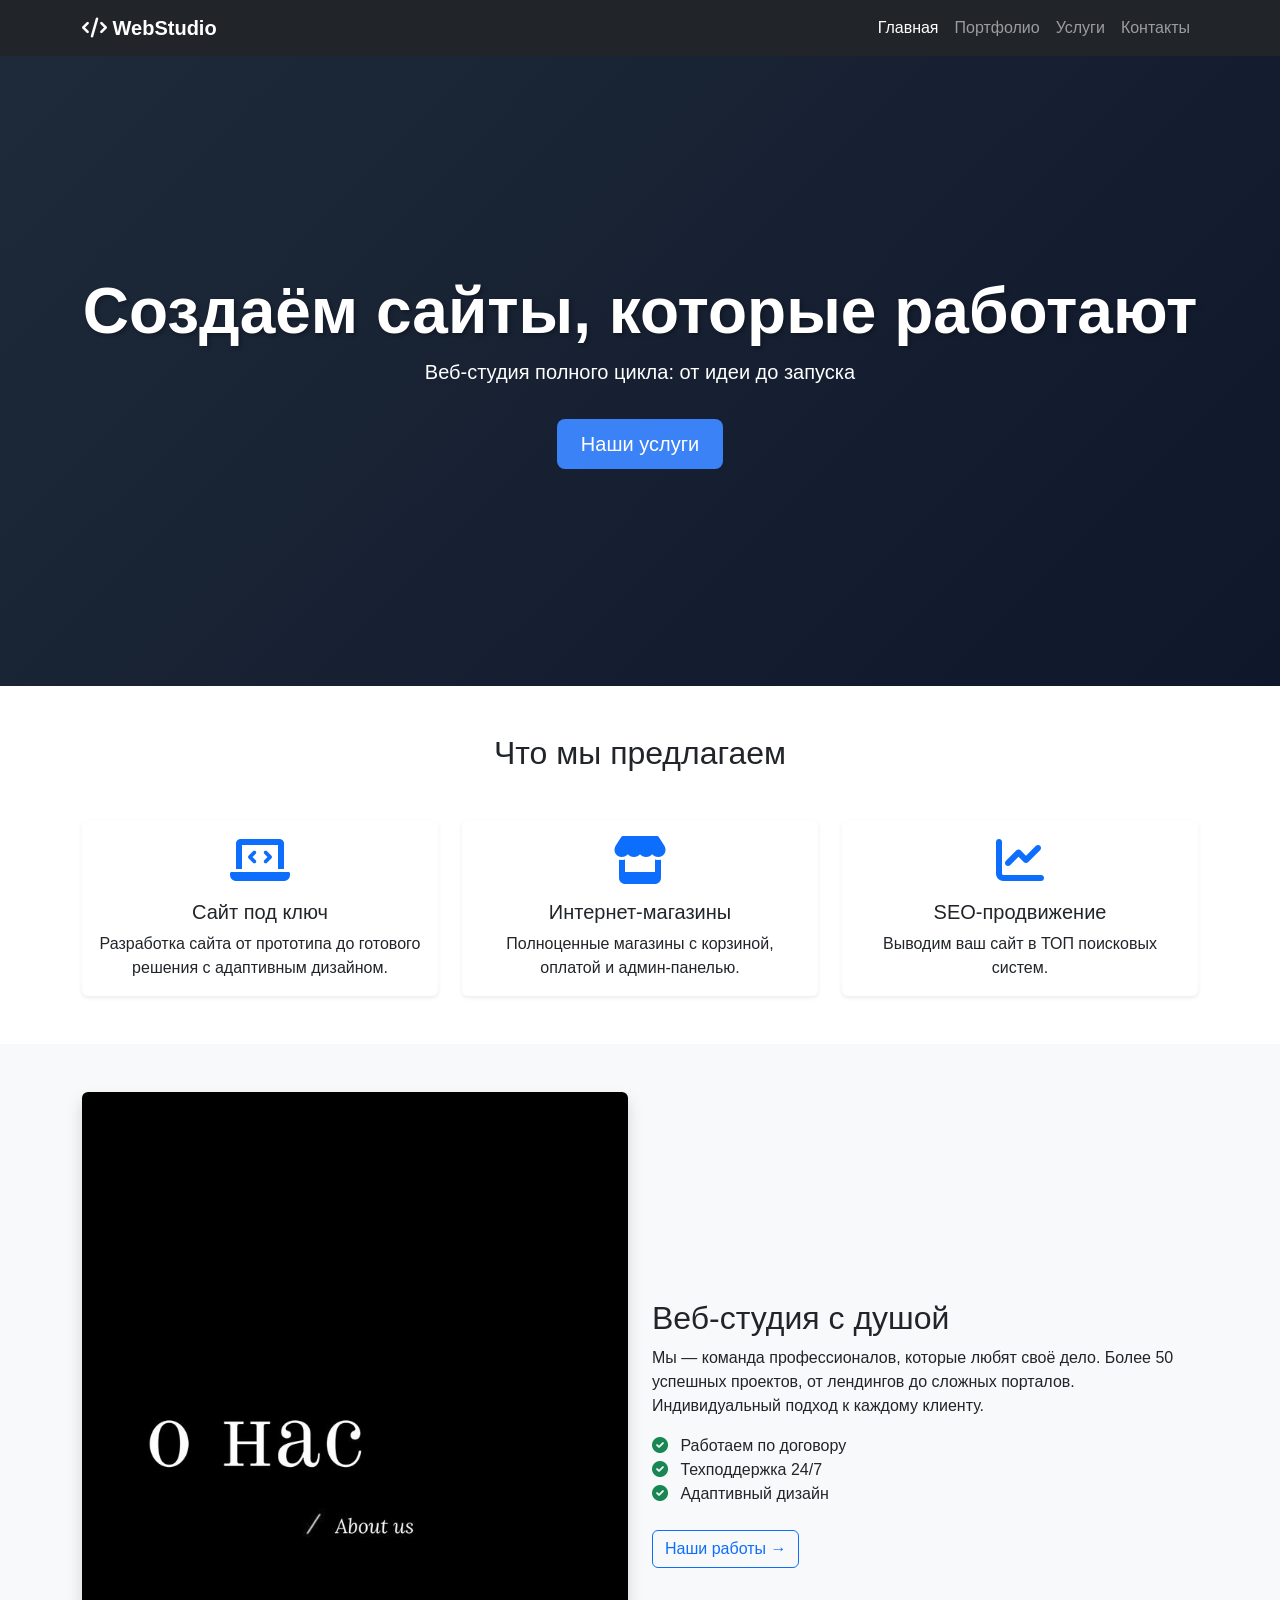
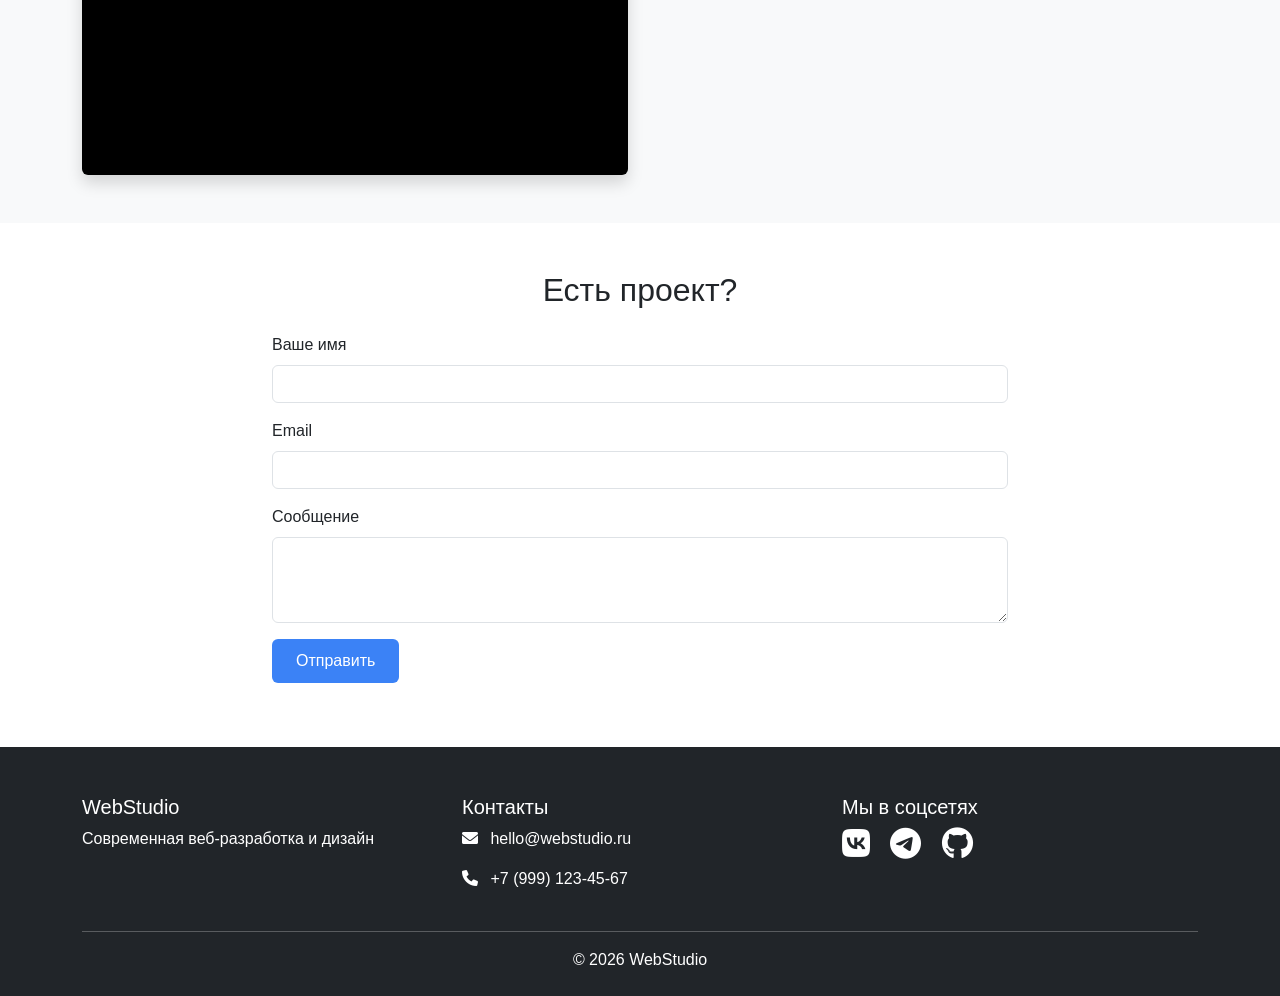
<file: index.html>
<!DOCTYPE html>
<html lang="ru">
<head>
    <meta charset="UTF-8">
    <meta name="viewport" content="width=device-width, initial-scale=1.0">
    <title>Веб-студия | Разработка сайтов</title>
    <!-- Bootstrap + Font Awesome -->
    <link href="https://cdn.jsdelivr.net/npm/bootstrap@5.3.0/dist/css/bootstrap.min.css" rel="stylesheet">
    <link rel="stylesheet" href="https://cdnjs.cloudflare.com/ajax/libs/font-awesome/6.0.0-beta3/css/all.min.css">
    <!-- Пользовательские стили -->
    <link rel="stylesheet" href="style.css">
</head>
<body>

<!-- НАВИГАЦИЯ -->
<nav class="navbar navbar-expand-lg navbar-dark bg-dark sticky-top">
    <div class="container">
        <a class="navbar-brand fw-bold" href="index.html">
            <i class="fas fa-code"></i> WebStudio
        </a>
        <button class="navbar-toggler" type="button" data-bs-toggle="collapse" data-bs-target="#navbarNav">
            <span class="navbar-toggler-icon"></span>
        </button>
        <div class="collapse navbar-collapse" id="navbarNav">
            <ul class="navbar-nav ms-auto">
                <li class="nav-item"><a class="nav-link active" href="index.html">Главная</a></li>
                <li class="nav-item"><a class="nav-link" href="portfolio.html">Портфолио</a></li>
                <li class="nav-item"><a class="nav-link" href="#services">Услуги</a></li>
                <li class="nav-item"><a class="nav-link" href="#contact">Контакты</a></li>
            </ul>
        </div>
    </div>
</nav>

<!-- ГЛАВНЫЙ БАННЕР -->
<section class="hero text-white text-center d-flex align-items-center">
    <div class="container">
        <h1 class="display-3 fw-bold">Создаём сайты, которые работают</h1>
        <p class="lead">Веб-студия полного цикла: от идеи до запуска</p>
        <a href="#services" class="btn btn-primary btn-lg mt-3">Наши услуги</a>
    </div>
</section>

<!-- УСЛУГИ (ОСНОВНОЙ КОНТЕНТ) -->
<section id="services" class="py-5">
    <div class="container">
        <h2 class="text-center mb-5">Что мы предлагаем</h2>
        <div class="row g-4">
            <div class="col-md-4">
                <div class="card h-100 text-center shadow-sm">
                    <div class="card-body">
                        <i class="fas fa-laptop-code fa-3x text-primary mb-3"></i>
                        <h5 class="card-title">Сайт под ключ</h5>
                        <p class="card-text">Разработка сайта от прототипа до готового решения с адаптивным дизайном.</p>
                    </div>
                </div>
            </div>
            <div class="col-md-4">
                <div class="card h-100 text-center shadow-sm">
                    <div class="card-body">
                        <i class="fas fa-store fa-3x text-primary mb-3"></i>
                        <h5 class="card-title">Интернет-магазины</h5>
                        <p class="card-text">Полноценные магазины с корзиной, оплатой и админ-панелью.</p>
                    </div>
                </div>
            </div>
            <div class="col-md-4">
                <div class="card h-100 text-center shadow-sm">
                    <div class="card-body">
                        <i class="fas fa-chart-line fa-3x text-primary mb-3"></i>
                        <h5 class="card-title">SEO-продвижение</h5>
                        <p class="card-text">Выводим ваш сайт в ТОП поисковых систем.</p>
                    </div>
                </div>
            </div>
        </div>
    </div>
</section>

<!-- КОРОТКО О НАС -->
<section class="bg-light py-5">
    <div class="container">
        <div class="row align-items-center">
            <div class="col-md-6">
                <img src="img/about.jpg" alt="О нас" class="img-fluid rounded shadow" onerror="this.src='https://placehold.co/600x400?text=О+нас'">
            </div>
            <div class="col-md-6">
                <h2>Веб-студия с душой</h2>
                <p>Мы — команда профессионалов, которые любят своё дело. Более 50 успешных проектов, от лендингов до сложных порталов. Индивидуальный подход к каждому клиенту.</p>
                <ul class="list-unstyled">
                    <li><i class="fas fa-check-circle text-success me-2"></i> Работаем по договору</li>
                    <li><i class="fas fa-check-circle text-success me-2"></i> Техподдержка 24/7</li>
                    <li><i class="fas fa-check-circle text-success me-2"></i> Адаптивный дизайн</li>
                </ul>
                <a href="portfolio.html" class="btn btn-outline-primary mt-2">Наши работы →</a>
            </div>
        </div>
    </div>
</section>

<!-- ФОРМА ОБРАТНОЙ СВЯЗИ -->
<section class="py-5">
    <div class="container">
        <h2 class="text-center mb-4">Есть проект?</h2>
        <div class="row justify-content-center">
            <div class="col-md-8">
                <form id="contactForm">
                    <div class="mb-3">
                        <label class="form-label">Ваше имя</label>
                        <input type="text" class="form-control" required>
                    </div>
                    <div class="mb-3">
                        <label class="form-label">Email</label>
                        <input type="email" class="form-control" required>
                    </div>
                    <div class="mb-3">
                        <label class="form-label">Сообщение</label>
                        <textarea class="form-control" rows="3" required></textarea>
                    </div>
                    <button type="submit" class="btn btn-primary">Отправить</button>
                    <div id="formMessage" class="mt-3"></div>
                </form>
            </div>
        </div>
    </div>
</section>

<!-- ФУТЕР -->
<footer class="bg-dark text-white pt-5 pb-4">
    <div class="container">
        <div class="row">
            <div class="col-md-4">
                <h5>WebStudio</h5>
                <p>Современная веб-разработка и дизайн</p>
            </div>
            <div class="col-md-4">
                <h5>Контакты</h5>
                <p><i class="fas fa-envelope me-2"></i> hello@webstudio.ru</p>
                <p><i class="fas fa-phone me-2"></i> +7 (999) 123-45-67</p>
            </div>
            <div class="col-md-4">
                <h5>Мы в соцсетях</h5>
                <a href="#" class="text-white me-3"><i class="fab fa-vk fa-2x"></i></a>
                <a href="#" class="text-white me-3"><i class="fab fa-telegram fa-2x"></i></a>
                <a href="#" class="text-white"><i class="fab fa-github fa-2x"></i></a>
            </div>
        </div>
        <hr class="mt-4">
        <p class="text-center mb-0">© 2026 WebStudio</p>
    </div>
</footer>

<!-- МОДАЛЬНОЕ ОКНО (для примера) -->
<div class="modal fade" id="successModal" tabindex="-1">
    <div class="modal-dialog">
        <div class="modal-content">
            <div class="modal-header">
                <h5 class="modal-title">Сообщение отправлено</h5>
                <button type="button" class="btn-close" data-bs-dismiss="modal"></button>
            </div>
            <div class="modal-body">
                Спасибо! Мы свяжемся с вами в ближайшее время.
            </div>
            <div class="modal-footer">
                <button type="button" class="btn btn-secondary" data-bs-dismiss="modal">Закрыть</button>
            </div>
        </div>
    </div>
</div>

<script src="https://cdn.jsdelivr.net/npm/bootstrap@5.3.0/dist/js/bootstrap.bundle.min.js"></script>
<script>
    // Обработка формы
    document.getElementById('contactForm')?.addEventListener('submit', function(e) {
        e.preventDefault();
        const modal = new bootstrap.Modal(document.getElementById('successModal'));
        modal.show();
        this.reset();
    });
</script>
</body>
</html>
</file>
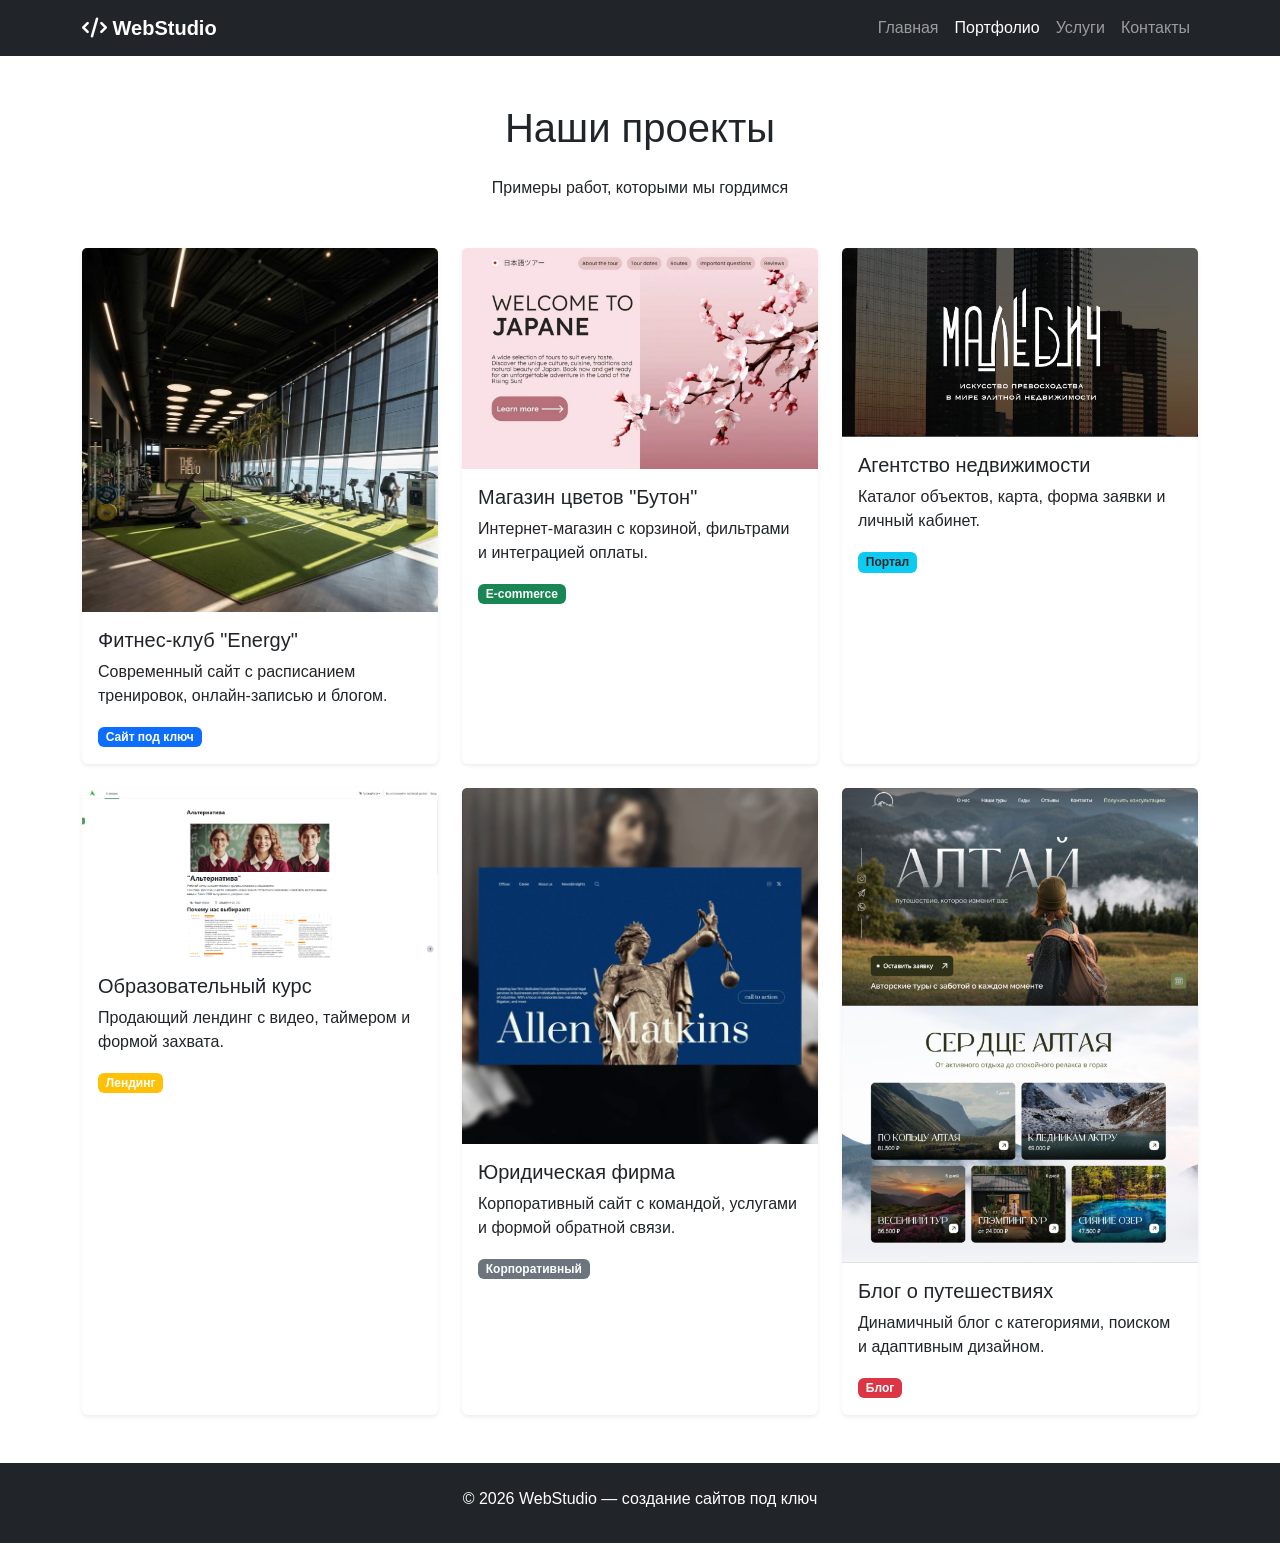
<file: portfolio.html>
<!DOCTYPE html>
<html lang="ru">
<head>
    <meta charset="UTF-8">
    <meta name="viewport" content="width=device-width, initial-scale=1.0">
    <title>Портфолио | Веб-студия</title>
    <link href="https://cdn.jsdelivr.net/npm/bootstrap@5.3.0/dist/css/bootstrap.min.css" rel="stylesheet">
    <link rel="stylesheet" href="https://cdnjs.cloudflare.com/ajax/libs/font-awesome/6.0.0-beta3/css/all.min.css">
    <link rel="stylesheet" href="style.css">
</head>
<body>

<nav class="navbar navbar-expand-lg navbar-dark bg-dark sticky-top">
    <div class="container">
        <a class="navbar-brand fw-bold" href="index.html"><i class="fas fa-code"></i> WebStudio</a>
        <button class="navbar-toggler" type="button" data-bs-toggle="collapse" data-bs-target="#navbarNav">
            <span class="navbar-toggler-icon"></span>
        </button>
        <div class="collapse navbar-collapse" id="navbarNav">
            <ul class="navbar-nav ms-auto">
                <li class="nav-item"><a class="nav-link" href="index.html">Главная</a></li>
                <li class="nav-item"><a class="nav-link active" href="portfolio.html">Портфолио</a></li>
                <li class="nav-item"><a class="nav-link" href="index.html#services">Услуги</a></li>
                <li class="nav-item"><a class="nav-link" href="index.html#contact">Контакты</a></li>
            </ul>
        </div>
    </div>
</nav>

<section class="py-5">
    <div class="container">
        <h1 class="text-center mb-4">Наши проекты</h1>
        <p class="text-center mb-5">Примеры работ, которыми мы гордимся</p>
        <div class="row g-4" id="portfolioGrid">
            <!-- Карточка проекта 1 -->
            <div class="col-md-4">
                <div class="card h-100 shadow-sm">
                    <img src="img/project1.jpg" class="card-img-top" alt="Проект 1" onerror="this.src='https://placehold.co/600x400?text=Сайт+фитнес-клуба'">
                    <div class="card-body">
                        <h5 class="card-title">Фитнес-клуб "Energy"</h5>
                        <p class="card-text">Современный сайт с расписанием тренировок, онлайн-записью и блогом.</p>
                        <span class="badge bg-primary">Сайт под ключ</span>
                    </div>
                </div>
            </div>
            <!-- Карточка проекта 2 -->
            <div class="col-md-4">
                <div class="card h-100 shadow-sm">
                    <img src="img/project2.jpg" class="card-img-top" alt="Проект 2" onerror="this.src='https://placehold.co/600x400?text=Интернет-магазин'">
                    <div class="card-body">
                        <h5 class="card-title">Магазин цветов "Бутон"</h5>
                        <p class="card-text">Интернет-магазин с корзиной, фильтрами и интеграцией оплаты.</p>
                        <span class="badge bg-success">E-commerce</span>
                    </div>
                </div>
            </div>
            <!-- Карточка проекта 3 -->
            <div class="col-md-4">
                <div class="card h-100 shadow-sm">
                    <img src="img/project3.jpg" class="card-img-top" alt="Проект 3" onerror="this.src='https://placehold.co/600x400?text=Портал+недвижимости'">
                    <div class="card-body">
                        <h5 class="card-title">Агентство недвижимости</h5>
                        <p class="card-text">Каталог объектов, карта, форма заявки и личный кабинет.</p>
                        <span class="badge bg-info text-dark">Портал</span>
                    </div>
                </div>
            </div>
            <!-- Карточка проекта 4 -->
            <div class="col-md-4">
                <div class="card h-100 shadow-sm">
                    <img src="img/project4.jpg" class="card-img-top" alt="Проект 4" onerror="this.src='https://placehold.co/600x400?text=Лендинг'">
                    <div class="card-body">
                        <h5 class="card-title">Образовательный курс</h5>
                        <p class="card-text">Продающий лендинг с видео, таймером и формой захвата.</p>
                        <span class="badge bg-warning">Лендинг</span>
                    </div>
                </div>
            </div>
            <!-- Карточка проекта 5 -->
            <div class="col-md-4">
                <div class="card h-100 shadow-sm">
                    <img src="img/project5.jpg" class="card-img-top" alt="Проект 5" onerror="this.src='https://placehold.co/600x400?text=Корпоративный+сайт'">
                    <div class="card-body">
                        <h5 class="card-title">Юридическая фирма</h5>
                        <p class="card-text">Корпоративный сайт с командой, услугами и формой обратной связи.</p>
                        <span class="badge bg-secondary">Корпоративный</span>
                    </div>
                </div>
            </div>
            <!-- Карточка проекта 6 -->
            <div class="col-md-4">
                <div class="card h-100 shadow-sm">
                    <img src="img/project6.jpg" class="card-img-top" alt="Проект 6" onerror="this.src='https://placehold.co/600x400?text=Блог'">
                    <div class="card-body">
                        <h5 class="card-title">Блог о путешествиях</h5>
                        <p class="card-text">Динамичный блог с категориями, поиском и адаптивным дизайном.</p>
                        <span class="badge bg-danger">Блог</span>
                    </div>
                </div>
            </div>
        </div>
    </div>
</section>

<footer class="bg-dark text-white pt-4 pb-3">
    <div class="container text-center">
        <p>© 2026 WebStudio — создание сайтов под ключ</p>
    </div>
</footer>

<script src="https://cdn.jsdelivr.net/npm/bootstrap@5.3.0/dist/js/bootstrap.bundle.min.js"></script>
</body>
</html>
</file>
<file: style.css>
/* ОБЩИЕ СТИЛИ */
html, body {
    height: 100%;
}

body {
    display: flex;
    flex-direction: column;
    font-family: 'Segoe UI', Tahoma, Geneva, Verdana, sans-serif;
}

main {
    flex: 1;
}

/* ГЛАВНЫЙ БАННЕР */
.hero {
    background: linear-gradient(135deg, #1e2a3a, #0f172a);
    min-height: 70vh;
    background-size: cover;
}

.hero h1 {
    text-shadow: 2px 2px 4px rgba(0,0,0,0.3);
}

/* КАРТОЧКИ УСЛУГ */
.card {
    transition: transform 0.3s ease, box-shadow 0.3s ease;
    border: none;
}

.card:hover {
    transform: translateY(-5px);
    box-shadow: 0 10px 20px rgba(0,0,0,0.1);
}

/* КНОПКИ */
.btn-primary {
    background-color: #3b82f6;
    border: none;
    padding: 10px 24px;
}

.btn-primary:hover {
    background-color: #2563eb;
    transform: scale(1.02);
    transition: all 0.2s;
}

/* ФУТЕР */
footer a {
    transition: opacity 0.2s;
}

footer a:hover {
    opacity: 0.8;
    color: #3b82f6 !important;
}

/* ФОРМА */
.form-control:focus {
    border-color: #3b82f6;
    box-shadow: 0 0 0 0.2rem rgba(59,130,246,0.25);
}

/* АДАПТАЦИЯ ДЛЯ ТЕЛЕФОНОВ */
@media (max-width: 768px) {
    .hero {
        min-height: 50vh;
    }
    .hero h1 {
        font-size: 1.8rem;
    }
    .card {
        margin-bottom: 1rem;
    }
}
</file>
